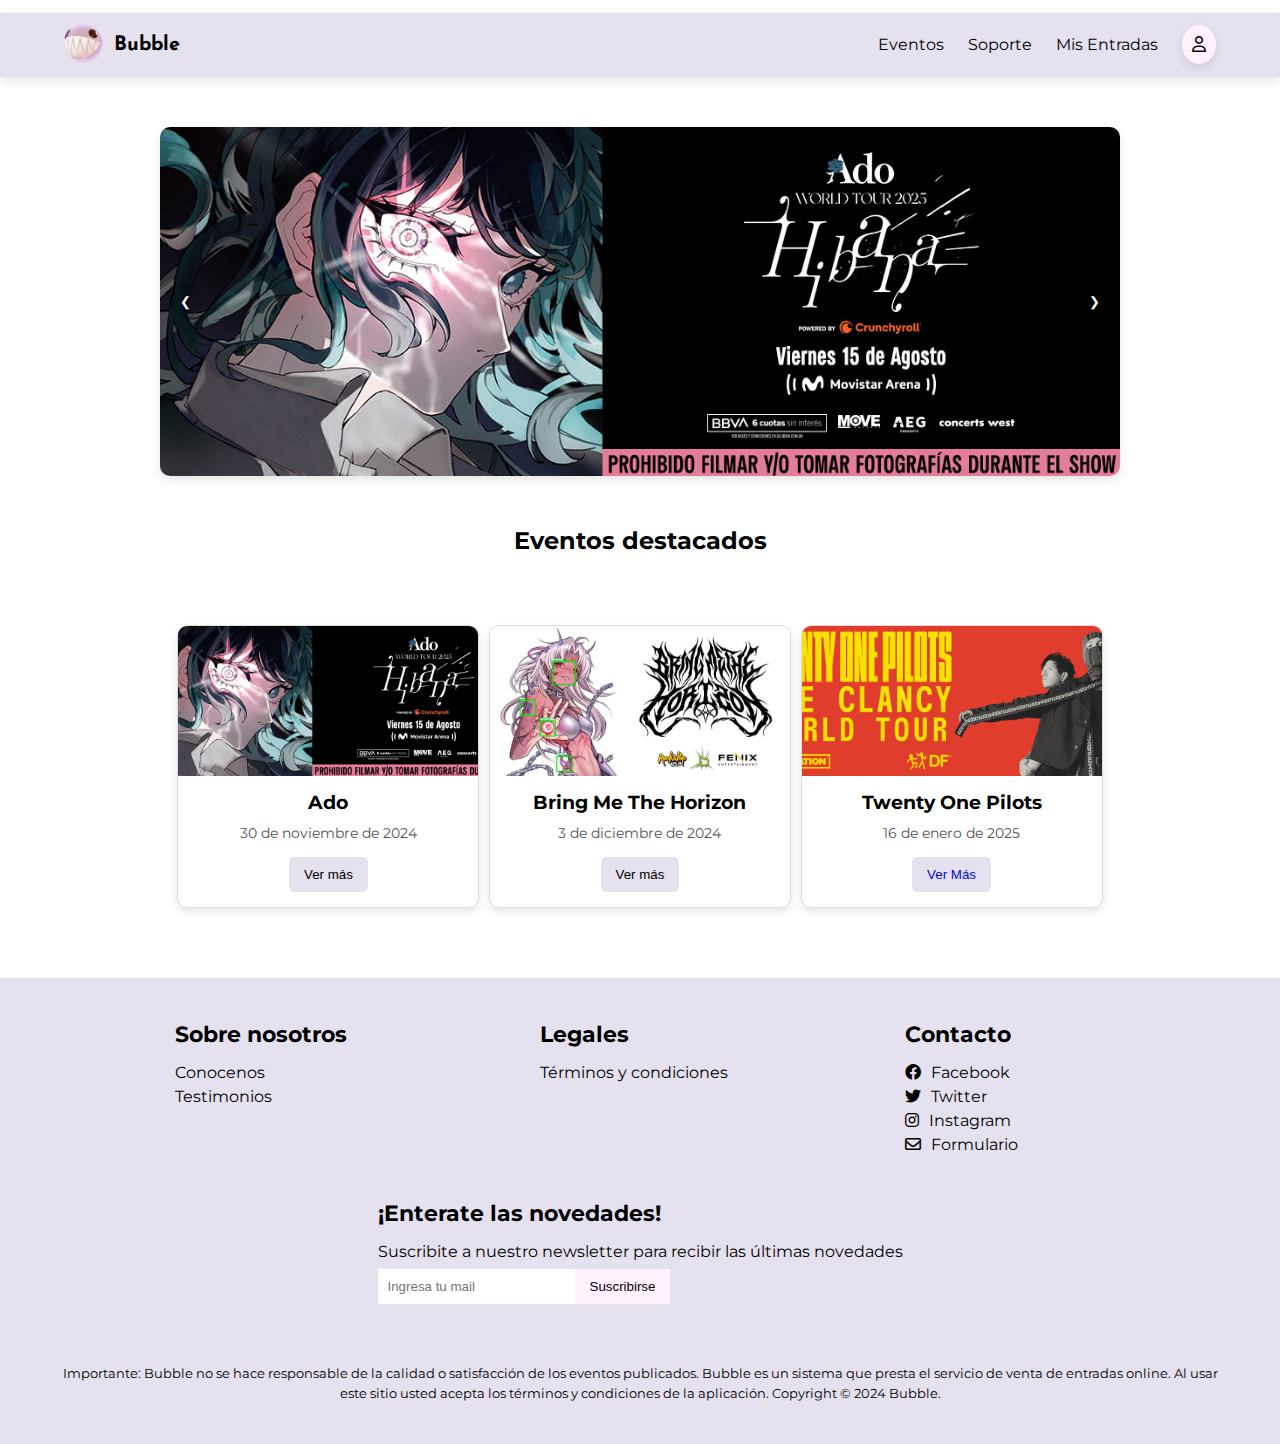
<file: index.html>
<!DOCTYPE html>
<html lang="es">
<head>
    <meta charset="UTF-8">
    <meta name="viewport" content="width=device-width, initial-scale=1.0">
    <title>Bubble</title>
    <link rel="stylesheet" href="styles.css">
    <link href="https://cdnjs.cloudflare.com/ajax/libs/font-awesome/6.0.0-beta3/css/all.min.css" rel="stylesheet">
    <link rel="preconnect" href="https://fonts.googleapis.com">
    <link rel="preconnect" href="https://fonts.gstatic.com" crossorigin>
    <link href="https://fonts.googleapis.com/css2?family=Josefin+Sans:ital,wght@0,100..700;1,100..700&display=swap" rel="stylesheet">
    <link href="https://fonts.googleapis.com/css2?family=Josefin+Sans:ital,wght@0,100..700;1,100..700&family=Montserrat:ital,wght@0,100..900;1,100..900&display=swap" rel="stylesheet">
</head>
<body>
  <nav class="navbar">
    <div class="navbar-left">
        <a href="index.html"><img src="logo.webp" alt="Logo" class="logo"></a>
        <span class="brand-text">Bubble</span>
    </div>
    <div class="navbar-right">
        <a href="#about">Eventos</a>
        <a href="#services">Soporte</a>
        <a href="#home">Mis Entradas</a>
        <a href="#contact" class="user-profile"><i class="fa-regular fa-user"></i></a>
    </div>
</nav>
    <header>

    </header>
    <main>
        <div class="carousel-container">
            <div class="carousel">
                <div class="carousel-item"><img src="29373_ADO_FileFotoFichaDesktop.jpg" alt="Imagen 1"></div>
                <div class="carousel-item"><a href="detalle1.html"><img src="TwentyOnePilots_1100x400.png" alt="Imagen 2"></a></div>
                <div class="carousel-item"><a><img src="C975D_BringMeTheHorizon_FileFotoFichaDesktop.jpg" alt="Imagen 3"></a></div>
            </div>
            <div class="carousel-controls">
                <button class="prev" onclick="moveSlide(-1)">&#10094;</button>
                <button class="next" onclick="moveSlide(1)">&#10095;</button>
            </div>
        </div>
        <h2 class="title-home">Eventos destacados</h2>

        <section class="cards-section">
            <div class="card">
              <img src="29373_ADO_FileFotoFichaDesktop.jpg" alt="Imagen 1">
              <h3>Ado</h3>
              <p>30 de noviembre de 2024</p>
              <button>Ver más</button>
            </div>
            <div class="card">
              <img src="C975D_BringMeTheHorizon_FileFotoFichaDesktop.jpg" alt="Imagen 2">
              <h3>Bring Me The Horizon</h3>
              <p>3 de diciembre de 2024</p>
              <button>Ver más</button>
            </div>
            <div class="card">
              <img src="TwentyOnePilots_1100x400.png" alt="Imagen 3">
              <h3>Twenty One Pilots</h3>
              <p>16 de enero de 2025</p>
              <button><a href="detalle1.html">Ver Más</a> </button>
            </div>
          </section>
    </main>

  <!-- Footer main -->
  <footer>
    <!-- Footer main -->
    <section class="ft-main">
      <div class="ft-main-item">
        <h2 class="ft-title">Sobre nosotros</h2>
        <ul>
          <li><a href="about.html">Conocenos</a></li>
          <li><a href="testimonios.html">Testimonios</a></li>
        </ul>
      </div>
      <div class="ft-main-item">
        <h2 class="ft-title">Legales</h2>
        <ul>
          <li><a href="#">Términos y condiciones</a></li>
        </ul>
      </div>
      <div class="ft-main-item">
        <h2 class="ft-title">Contacto</h2>
        <ul class="">
          <li><a href="#"><i class="contacto-redes fab fa-facebook"></i>Facebook</a></li>
          <li><a href="#"><i class="contacto-redes fab fa-twitter"></i>Twitter</a></li>
          <li><a href="#"><i class="contacto-redes fab fa-instagram"></i>Instagram</a></li>
          <li><a href="contacto.html"><i class="contacto-redes fa-regular fa-envelope"></i>Formulario</a></li>
        </ul>
      </div>
      <div class="ft-main-item">
        <h2 class="ft-title">¡Enterate las novedades!</h2>
        <p>Suscribite a nuestro newsletter para recibir las últimas novedades</p>
        <form>
          <input type="email" name="email" placeholder="Ingresa tu mail">
          <input type="submit" value="Suscribirse">
        </form>
      </div>
    </section>
  
    <!-- Footer social -->
    <section class="ft-social">
      <small>
        Importante: Bubble no se hace responsable de la calidad o satisfacción de los eventos publicados. Bubble es un sistema que presta el servicio de venta de entradas online. Al usar este sitio usted acepta los términos y condiciones de la aplicación. Copyright © 2024 Bubble.
      </small>
    </section>
    <!-- Footer legal -->
  </footer>
    <script src="script.js"></script>
</body>
    <script></script>
</html>
</file>
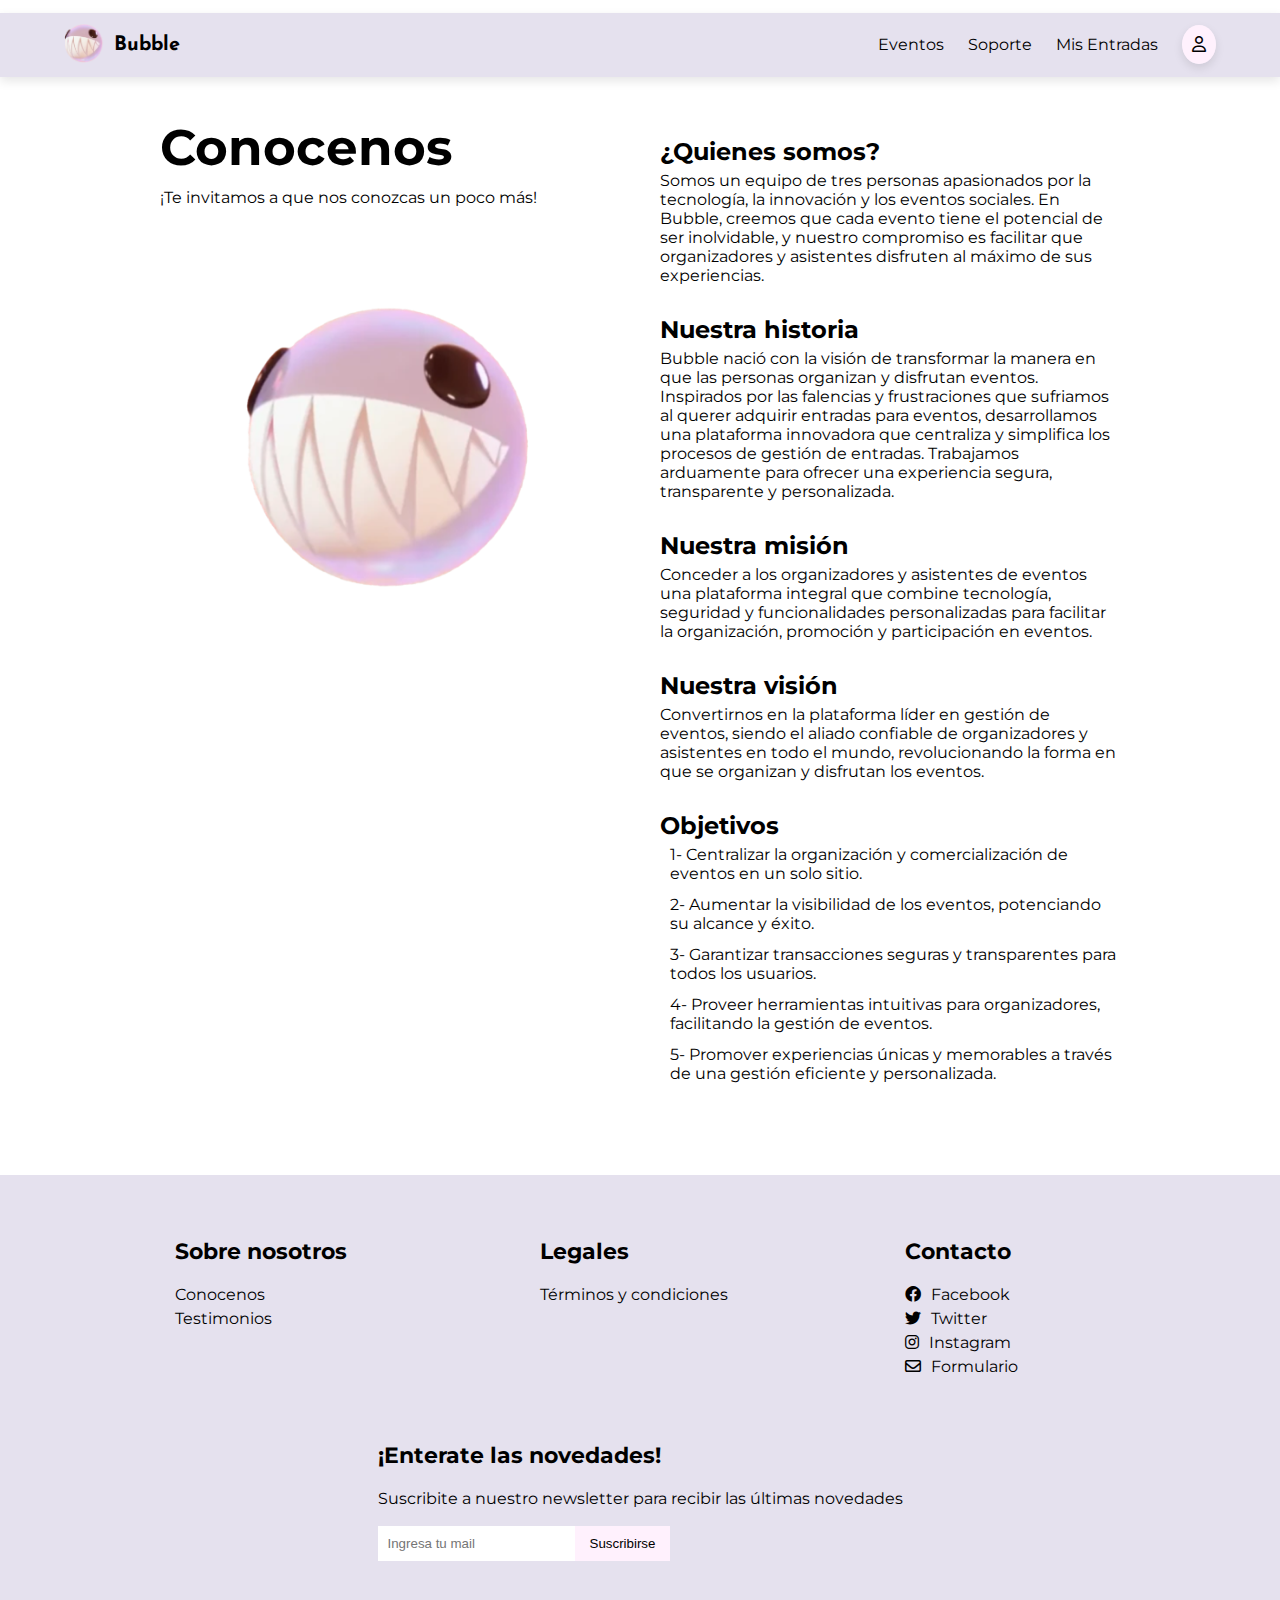
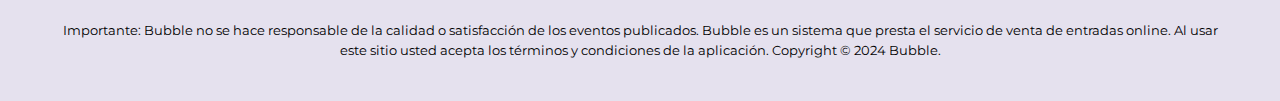
<file: about.html>
<!DOCTYPE html>
<html lang="es">
<head>
  <meta charset="UTF-8">
  <meta name="viewport" content="width=device-width, initial-scale=1.0">
  <title>Detalles del Evento</title>
  <link href="https://cdnjs.cloudflare.com/ajax/libs/font-awesome/6.0.0-beta3/css/all.min.css" rel="stylesheet">
  <link rel="stylesheet" href="eventoDetail.css">
  <link rel="stylesheet" href="styles.css">
  <link rel="stylesheet" href="about.css">
  <link rel="preconnect" href="https://fonts.googleapis.com">
  <link rel="preconnect" href="https://fonts.gstatic.com" crossorigin>
  <link href="https://fonts.googleapis.com/css2?family=Josefin+Sans:ital,wght@0,100..700;1,100..700&display=swap" rel="stylesheet">
  <link href="https://fonts.googleapis.com/css2?family=Josefin+Sans:ital,wght@0,100..700;1,100..700&family=Montserrat:ital,wght@0,100..900;1,100..900&display=swap" rel="stylesheet">
</head>
<body>
  <nav class="navbar">
    <div class="navbar-left">
        <a href="index.html"><img src="logo.webp" alt="Logo" class="logo"></a>
        <span class="brand-text">Bubble</span>
    </div>
    <div class="navbar-right">
        <a href="#about">Eventos</a>
        <a href="#services">Soporte</a>
        <a href="#home">Mis Entradas</a>
        <a href="#contact" class="user-profile"><i class="fa-regular fa-user"></i></a>
    </div>
</nav>
    </nav>
  <!-- Navbar -->
  <header>
  </header>
    <section class="contacto-main">
        <div class="contacto-left">
            <h1 class="title-contacto">Conocenos</h1>
            <p>¡Te invitamos a que nos conozcas un poco más!</p>
            <img src="logo.webp" alt="Logo" class="logo-about">

        </div>
        <div class="contacto-right">
            <h2>¿Quienes somos?</h2>
            <p>
                Somos un equipo de tres personas apasionados por la tecnología, la innovación y los eventos sociales. En Bubble, creemos que cada evento tiene el potencial de ser inolvidable, y nuestro compromiso es facilitar que organizadores y asistentes disfruten al máximo de sus experiencias.
            </p>
            <h2>Nuestra historia</h2>
            <p>
                Bubble nació con la visión de transformar la manera en que las personas organizan y disfrutan eventos. Inspirados por las falencias y frustraciones que sufriamos al querer adquirir entradas para eventos, desarrollamos una plataforma innovadora que centraliza y simplifica los procesos de gestión de entradas. Trabajamos arduamente para ofrecer una experiencia segura, transparente y personalizada.
            </p>
            <h2>Nuestra misión</h2>
            <p>
                Conceder a los organizadores y asistentes de eventos una plataforma integral que combine tecnología, seguridad y funcionalidades personalizadas para facilitar la organización, promoción y participación en eventos.
            </p>
            <h2>Nuestra visión</h2>
            <p>
                Convertirnos en la plataforma líder en gestión de eventos, siendo el aliado confiable de organizadores y asistentes en todo el mundo, revolucionando la forma en que se organizan y disfrutan los eventos.
            </p>
            <h2>Objetivos</h2>
            <ul class="objetivos">
                <li class="objetivo">1- Centralizar la organización y comercialización de eventos en un solo sitio.</li>
                <li class="objetivo">2- Aumentar la visibilidad de los eventos, potenciando su alcance y éxito.</li>
                <li class="objetivo">3- Garantizar transacciones seguras y transparentes para todos los usuarios.</li>
                <li class="objetivo">4- Proveer herramientas intuitivas para organizadores, facilitando la gestión de eventos.</li>
                <li class="objetivo">5- Promover experiencias únicas y memorables a través de una gestión eficiente y personalizada.</li>
            </ul>
        </div>
    </section>


  <!-- Footer main -->
  <footer>
    <!-- Footer main -->
    <section class="ft-main">
      <div class="ft-main-item">
        <h2 class="ft-title">Sobre nosotros</h2>
        <ul>
          <li><a href="about.html">Conocenos</a></li>
          <li><a href="testimonios.html">Testimonios</a></li>
        </ul>
      </div>
      <div class="ft-main-item">
        <h2 class="ft-title">Legales</h2>
        <ul>
          <li><a href="#">Términos y condiciones</a></li>
        </ul>
      </div>
      <div class="ft-main-item">
        <h2 class="ft-title">Contacto</h2>
        <ul class="">
          <li><a href="#"><i class="contacto-redes fab fa-facebook"></i>Facebook</a></li>
          <li><a href="#"><i class="contacto-redes fab fa-twitter"></i>Twitter</a></li>
          <li><a href="#"><i class="contacto-redes fab fa-instagram"></i>Instagram</a></li>
          <li><a href="contacto.html"><i class="contacto-redes fa-regular fa-envelope"></i>Formulario</a></li>
        </ul>
      </div>
      <div class="ft-main-item">
        <h2 class="ft-title">¡Enterate las novedades!</h2>
        <p>Suscribite a nuestro newsletter para recibir las últimas novedades</p>
        <form>
          <input type="email" name="email" placeholder="Ingresa tu mail">
          <input type="submit" value="Suscribirse">
        </form>
      </div>
    </section>
  
    <!-- Footer social -->
    <section class="ft-social">
      <small>
        Importante: Bubble no se hace responsable de la calidad o satisfacción de los eventos publicados. Bubble es un sistema que presta el servicio de venta de entradas online. Al usar este sitio usted acepta los términos y condiciones de la aplicación. Copyright © 2024 Bubble.
      </small>
    </section>
    <!-- Footer legal -->
  </footer>


  <script src="script.js"></script>
</body>
</html>
</file>
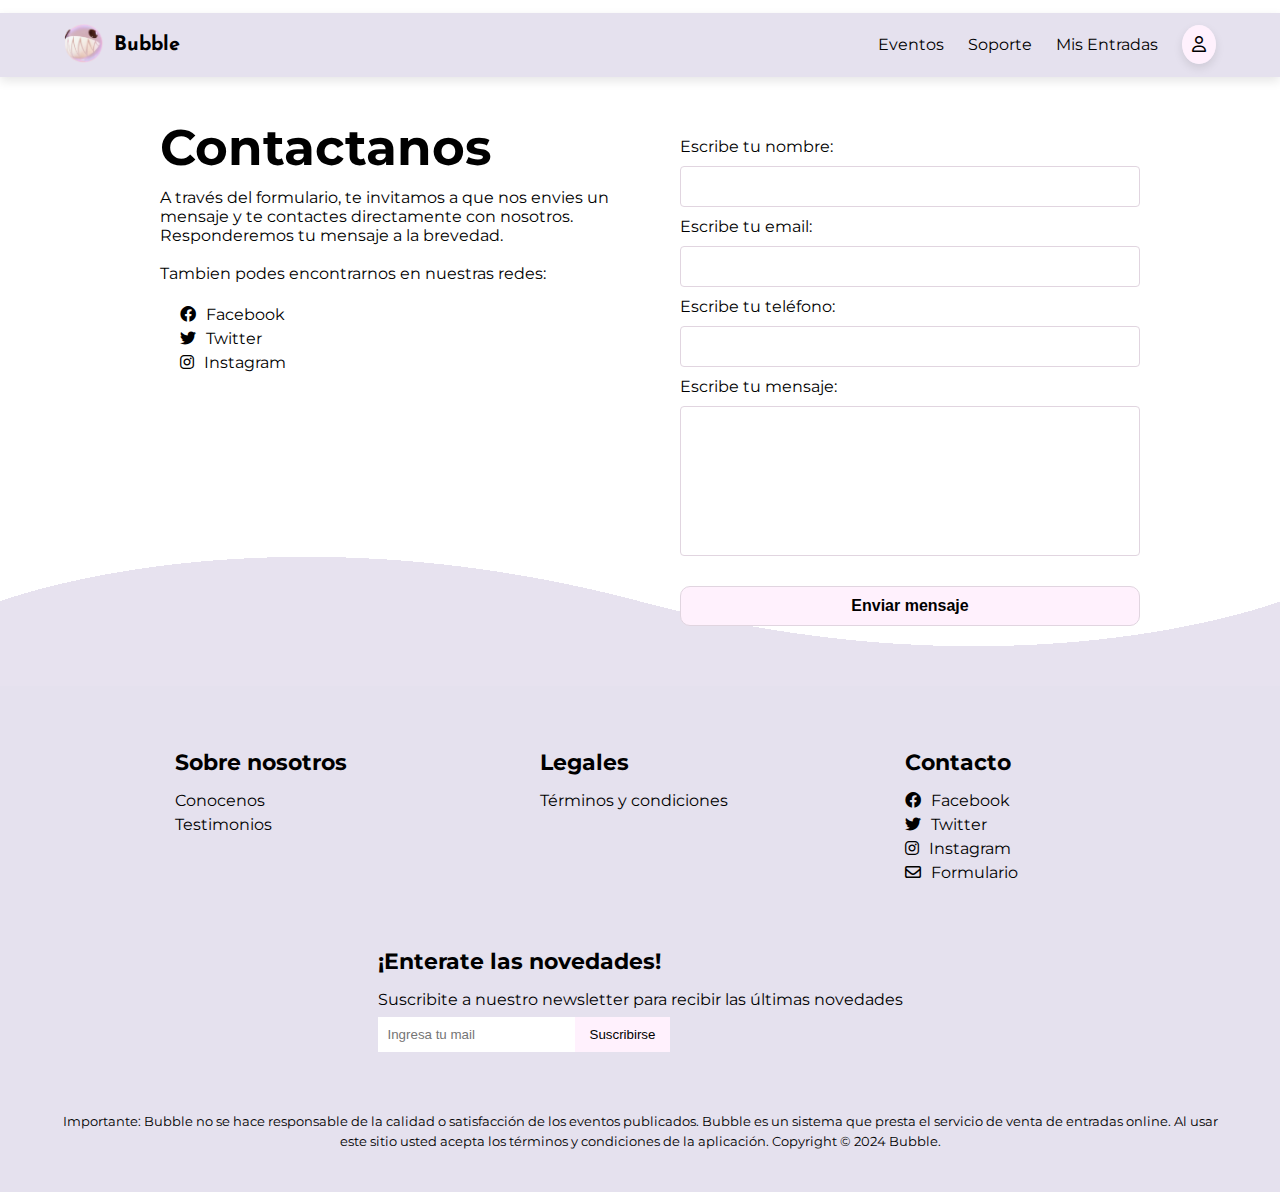
<file: contacto.html>
<!DOCTYPE html>
<html lang="es">
<head>
  <meta charset="UTF-8">
  <meta name="viewport" content="width=device-width, initial-scale=1.0">
  <title>Bubble</title>
  <link href="https://cdnjs.cloudflare.com/ajax/libs/font-awesome/6.0.0-beta3/css/all.min.css" rel="stylesheet">
  <link rel="stylesheet" href="eventoDetail.css">
  <link rel="stylesheet" href="styles.css">
  <link rel="stylesheet" href="contacto.css">
  <link rel="preconnect" href="https://fonts.googleapis.com">
  <link rel="preconnect" href="https://fonts.gstatic.com" crossorigin>
  <link href="https://fonts.googleapis.com/css2?family=Josefin+Sans:ital,wght@0,100..700;1,100..700&display=swap" rel="stylesheet">
  <link href="https://fonts.googleapis.com/css2?family=Josefin+Sans:ital,wght@0,100..700;1,100..700&family=Montserrat:ital,wght@0,100..900;1,100..900&display=swap" rel="stylesheet">
</head>
<body>
  <nav class="navbar">
    <div class="navbar-left">
        <a href="index.html"><img src="logo.webp" alt="Logo" class="logo"></a>
        <span class="brand-text">Bubble</span>
    </div>
    <div class="navbar-right">
        <a href="#about">Eventos</a>
        <a href="#services">Soporte</a>
        <a href="#home">Mis Entradas</a>
        <a href="#contact" class="user-profile"><i class="fa-regular fa-user"></i></a>
    </div>
</nav>
    </nav>
  <!-- Navbar -->
  <header>
  </header>
<div class="background-wave">
    <section class="contacto-main">
        <div class="contacto-left">
            <h1 class="title-contacto">Contactanos</h1>
            <p>A través del formulario, te invitamos a que nos envies un mensaje y te contactes directamente con nosotros. Responderemos tu mensaje a la brevedad.</p><br>
            <p>Tambien podes encontrarnos en nuestras redes:</p>
            <div>
            <ul class="redes">
                <li><a href="#"><i class="contacto-redes fab fa-facebook"></i>Facebook</a></li>
                <li><a href="#"><i class="contacto-redes fab fa-twitter"></i>Twitter</a></li>
                <li><a href="#"><i class="contacto-redes fab fa-instagram"></i>Instagram</a></li>
            </ul>
            </div>
        </div>
        <div class="contacto-right">
            <div class="form-container">
                <form action="#" method="POST">
                    <label for="name">Escribe tu nombre:</label>
                    <input type="text" id="name" name="name" required>
        
                    <label for="email">Escribe tu email:</label>
                    <input type="email" id="email" name="email" required>
        
                    <label for="phone">Escribe tu teléfono:</label>
                    <input type="tel" id="phone" name="phone" required>
        
                    <label for="message">Escribe tu mensaje:</label>
                    <textarea id="message" name="message" required></textarea>
        
                    <button type="submit">Enviar mensaje</button>
                </form>
            </div>
        </div>
    </section>
</div>


  <!-- Footer main -->
  <footer>
    <!-- Footer main -->
    <section class="ft-main">
      <div class="ft-main-item">
        <h2 class="ft-title">Sobre nosotros</h2>
        <ul>
          <li><a href="about.html">Conocenos</a></li>
          <li><a href="testimonios.html">Testimonios</a></li>
        </ul>
      </div>
      <div class="ft-main-item">
        <h2 class="ft-title">Legales</h2>
        <ul>
          <li><a href="#">Términos y condiciones</a></li>
        </ul>
      </div>
      <div class="ft-main-item">
        <h2 class="ft-title">Contacto</h2>
        <ul class="">
          <li><a href="#"><i class="contacto-redes fab fa-facebook"></i>Facebook</a></li>
          <li><a href="#"><i class="contacto-redes fab fa-twitter"></i>Twitter</a></li>
          <li><a href="#"><i class="contacto-redes fab fa-instagram"></i>Instagram</a></li>
          <li><a href="contacto.html"><i class="contacto-redes fa-regular fa-envelope"></i>Formulario</a></li>
        </ul>
      </div>
      <div class="ft-main-item">
        <h2 class="ft-title">¡Enterate las novedades!</h2>
        <p>Suscribite a nuestro newsletter para recibir las últimas novedades</p>
        <form>
          <input type="email" name="email" placeholder="Ingresa tu mail">
          <input type="submit" value="Suscribirse">
        </form>
      </div>
    </section>
  
    <!-- Footer social -->
    <section class="ft-social">
      <small>
        Importante: Bubble no se hace responsable de la calidad o satisfacción de los eventos publicados. Bubble es un sistema que presta el servicio de venta de entradas online. Al usar este sitio usted acepta los términos y condiciones de la aplicación. Copyright © 2024 Bubble.
      </small>
    </section>
    <!-- Footer legal -->
  </footer>


  <script src="script.js"></script>
</body>
</html>
</file>
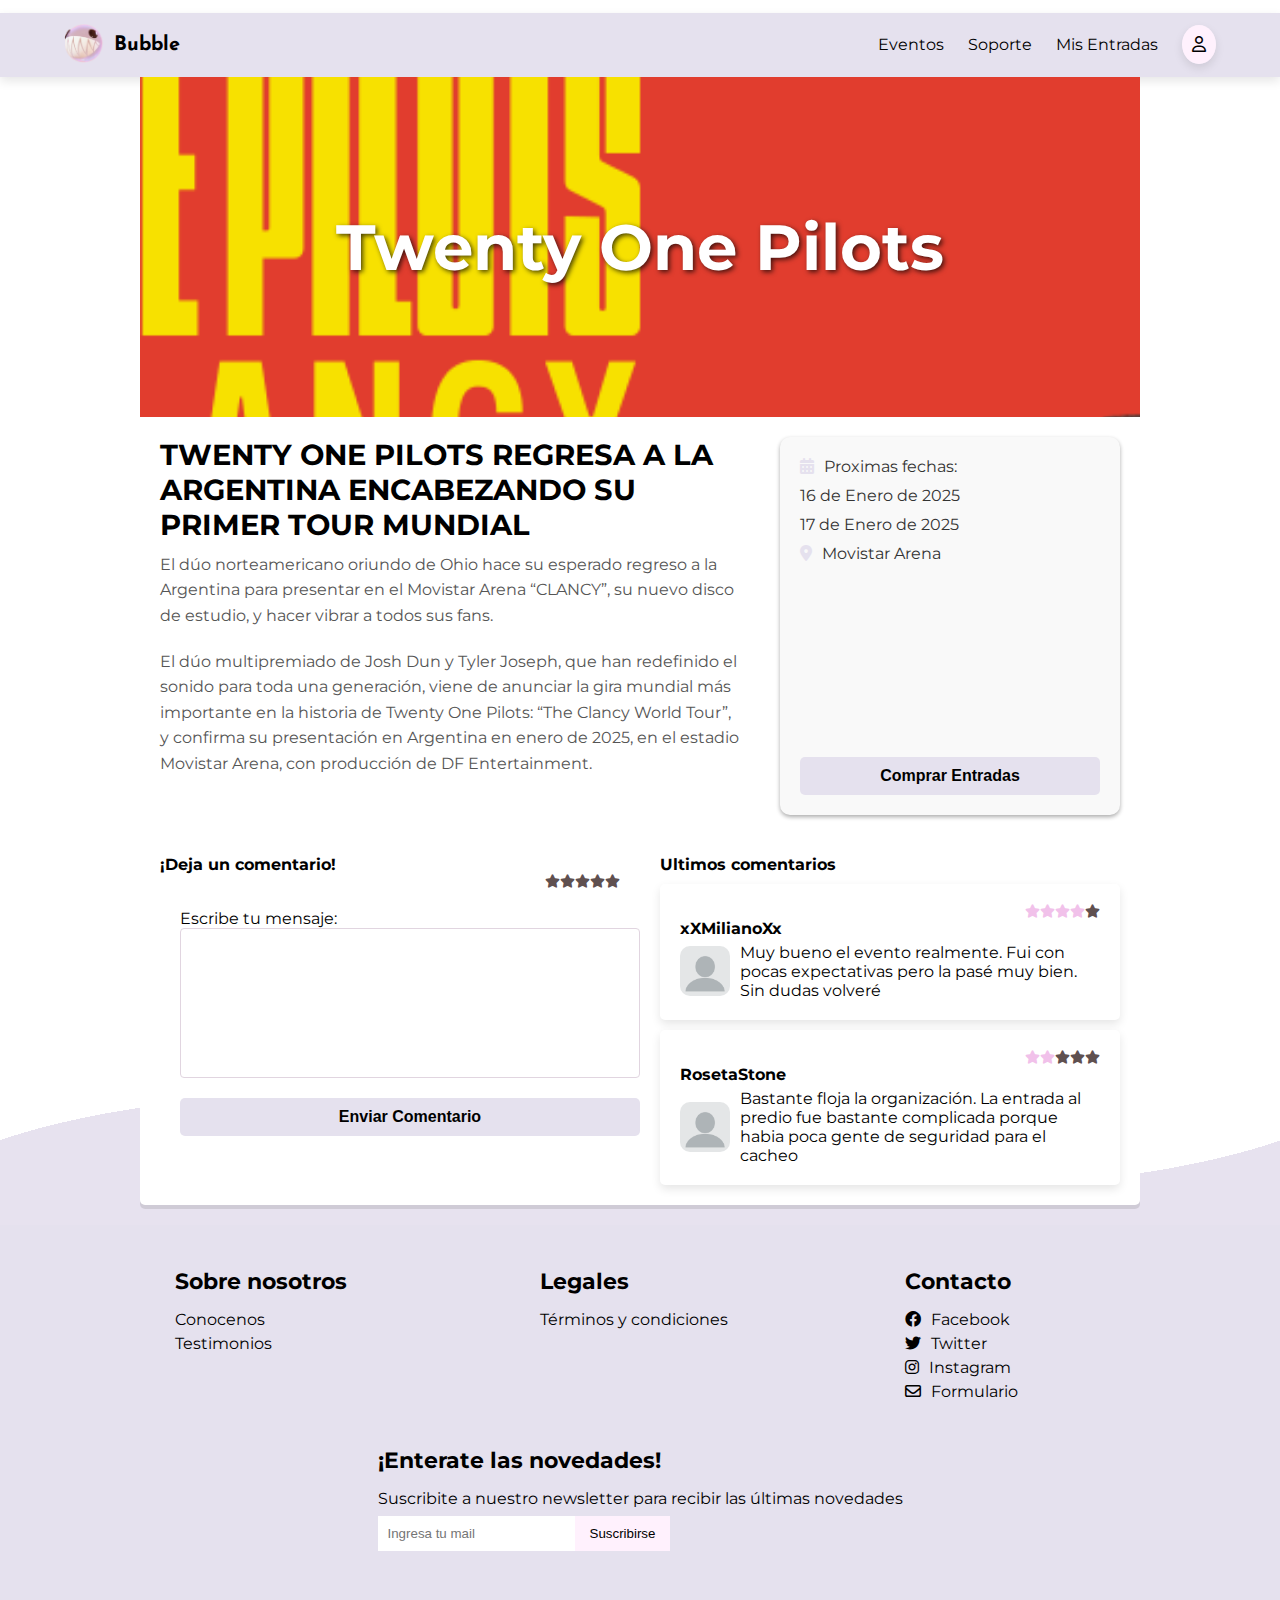
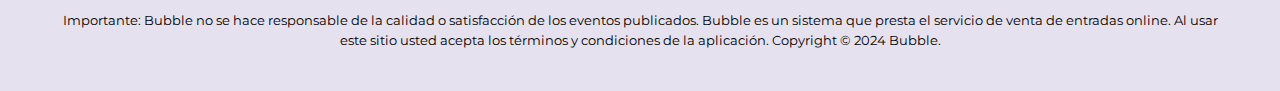
<file: detalle1.html>
<!DOCTYPE html>
<html lang="en">
<head>
  <meta charset="UTF-8">
  <meta name="viewport" content="width=device-width, initial-scale=1.0">
  <title>Detalles del Evento</title>
  <link href="https://cdnjs.cloudflare.com/ajax/libs/font-awesome/6.0.0-beta3/css/all.min.css" rel="stylesheet">
  <link rel="stylesheet" href="eventoDetail.css">
  <link rel="stylesheet" href="styles.css">
  <link rel="preconnect" href="https://fonts.googleapis.com">
  <link rel="preconnect" href="https://fonts.gstatic.com" crossorigin>
  <link href="https://fonts.googleapis.com/css2?family=Josefin+Sans:ital,wght@0,100..700;1,100..700&display=swap" rel="stylesheet">
  <link href="https://fonts.googleapis.com/css2?family=Josefin+Sans:ital,wght@0,100..700;1,100..700&family=Montserrat:ital,wght@0,100..900;1,100..900&display=swap" rel="stylesheet">
</head>
<body>
  <nav class="navbar">
    <div class="navbar-left">
        <a href="index.html"><img src="logo.webp" alt="Logo" class="logo"></a>
        <span class="brand-text">Bubble</span>
    </div>
    <div class="navbar-right">
        <a href="#about">Eventos</a>
        <a href="#services">Soporte</a>
        <a href="#home">Mis Entradas</a>
        <a href="#contact" class="user-profile"><i class="fa-regular fa-user"></i></a>
    </div>
</nav>
    </nav>
  <!-- Navbar -->
  <header>
  </header>
<div class="background-wave">
  <!-- Banner -->
  <div class="banner">
    <h1>Twenty One Pilots</h1>
  </div>

  <!-- Contenido -->
  <section class="event-details no-bottom">
    <div class="event-main">
      <h2>
        TWENTY ONE PILOTS REGRESA A LA ARGENTINA ENCABEZANDO SU PRIMER TOUR MUNDIAL
      </h2>
      <p>
        El dúo norteamericano oriundo de Ohio hace su esperado regreso a la Argentina para presentar en el Movistar Arena “CLANCY”, su nuevo disco de estudio, y hacer vibrar a todos sus fans.
      </p>
      <p>
        El dúo multipremiado de Josh Dun y Tyler Joseph, que han redefinido el sonido para toda una generación, viene de anunciar la gira mundial más importante en la historia de Twenty One Pilots: “The Clancy World Tour”, y confirma su presentación en Argentina en enero de 2025, en el estadio Movistar Arena, con producción de DF Entertainment. 
      </p>
    </div>
    <div class="event-info">
      <ul>
        <li><i class="fas fa-calendar-alt"></i>Proximas fechas: </li>
        <li>16 de Enero de 2025</li>
        <li>17 de Enero de 2025</li>
        <li><i class="fas fa-map-marker-alt"></i>Movistar Arena</li>
      </ul>
      <iframe src="https://www.google.com/maps/embed?pb=!1m18!1m12!1m3!1d3284.3828535994057!2d-58.45033102353135!3d-34.594479157011705!2m3!1f0!2f0!3f0!3m2!1i1024!2i768!4f13.1!3m3!1m2!1s0x95bcb5eb6fb40a93%3A0x1fcab11b62b55896!2sMovistar%20Arena!5e0!3m2!1ses!2sar!4v1732158422267!5m2!1ses!2sar"  style="border:0;" allowfullscreen="" loading="lazy" referrerpolicy="no-referrer-when-downgrade"></iframe>
      <button>Comprar Entradas</button>
    </div>
  </section>
  <section class="event-details comentarios">
    <div class="comentarios-left">
      <h4>¡Deja un comentario!</h4>
      <div class="valoracion">

        <!-- Estrella 1 -->
        <button>
            <i class="fas fa-star"></i>
        </button>
    
        <!-- Estrella 2 -->
        <button>
            <i class="fas fa-star"></i>
        </button>
    
        <!-- Estrella 3 -->
        <button>
            <i class="fas fa-star"></i>
        </button>
    
        <!-- Estrella 4 -->
        <button>
            <i class="fas fa-star"></i>
        </button>
    
        <!-- Estrella 5 -->
        <button>
            <i class="fas fa-star"></i>
        </button>
    
    </div>
    <div class="contacto-right">
      <div class="form-container">
          <form action="#" method="POST">
              <label for="message">Escribe tu mensaje:</label>
              <textarea id="message" name="message" required></textarea>
              <button type="submit">Enviar Comentario</button>
          </form>
      </div>
    </div>
    </div>
    <div class="comentarios-right">
      <h4>Ultimos comentarios</h4>
      <div class="comentario-border">
      <div class="valoracion-top">

        <!-- Estrella 1 -->
        <button>
            <i class="fas fa-star"></i>
        </button>
    
        <!-- Estrella 2 -->
        <button>
            <i class="fas fa-star activo"></i>
        </button>
    
        <!-- Estrella 3 -->
        <button>
            <i class="fas fa-star activo"></i>
        </button>
    
        <!-- Estrella 4 -->
        <button>
            <i class="fas fa-star activo"></i>
        </button>
    
        <!-- Estrella 5 -->
        <button>
            <i class="fas fa-star activo"></i>
        </button>
    
    </div>
    <p class="profile-name">xXMilianoXx</p>
    <div class="comentario-mostrar">
      <img src="profile.webp" alt="profile" class="profile-comment">
      <p class="comentario-p">
          Muy bueno el evento realmente. Fui con pocas expectativas pero la pasé muy bien. Sin dudas volveré
      </p>
    </div>
    </div>
    <div class="comentario-border">
      <div class="valoracion-top">

        <!-- Estrella 1 -->
        <button>
            <i class="fas fa-star"></i>
        </button>
    
        <!-- Estrella 2 -->
        <button>
            <i class="fas fa-star "></i>
        </button>
    
        <!-- Estrella 3 -->
        <button>
            <i class="fas fa-star "></i>
        </button>
    
        <!-- Estrella 4 -->
        <button>
            <i class="fas fa-star activo"></i>
        </button>
    
        <!-- Estrella 5 -->
        <button>
            <i class="fas fa-star activo"></i>
        </button>
    
    </div>
    <p class="profile-name">RosetaStone</p>
    <div class="comentario-mostrar">
      <img src="profile.webp" alt="profile" class="profile-comment">
      <p class="comentario-p">
          Bastante floja la organización. La entrada al predio fue bastante complicada porque habia poca gente de seguridad para el cacheo
      </p>
    </div>
    </div>
    </div>

  </section>
</div>


  <!-- Footer main -->
  <footer>
    <!-- Footer main -->
    <section class="ft-main">
      <div class="ft-main-item">
        <h2 class="ft-title">Sobre nosotros</h2>
        <ul>
          <li><a href="about.html">Conocenos</a></li>
          <li><a href="testimonios.html">Testimonios</a></li>
        </ul>
      </div>
      <div class="ft-main-item">
        <h2 class="ft-title">Legales</h2>
        <ul>
          <li><a href="#">Términos y condiciones</a></li>
        </ul>
      </div>
      <div class="ft-main-item">
        <h2 class="ft-title">Contacto</h2>
        <ul class="">
          <li><a href="#"><i class="contacto-redes fab fa-facebook"></i>Facebook</a></li>
          <li><a href="#"><i class="contacto-redes fab fa-twitter"></i>Twitter</a></li>
          <li><a href="#"><i class="contacto-redes fab fa-instagram"></i>Instagram</a></li>
          <li><a href="contacto.html"><i class="contacto-redes fa-regular fa-envelope"></i>Formulario</a></li>
        </ul>
      </div>
      <div class="ft-main-item">
        <h2 class="ft-title">¡Enterate las novedades!</h2>
        <p>Suscribite a nuestro newsletter para recibir las últimas novedades</p>
        <form>
          <input type="email" name="email" placeholder="Ingresa tu mail">
          <input type="submit" value="Suscribirse">
        </form>
      </div>
    </section>
  
    <!-- Footer social -->
    <section class="ft-social">
      <small>
        Importante: Bubble no se hace responsable de la calidad o satisfacción de los eventos publicados. Bubble es un sistema que presta el servicio de venta de entradas online. Al usar este sitio usted acepta los términos y condiciones de la aplicación. Copyright © 2024 Bubble.
      </small>
    </section>
    <!-- Footer legal -->
  </footer>


  <script src="script.js"></script>
</body>
</html>
</file>
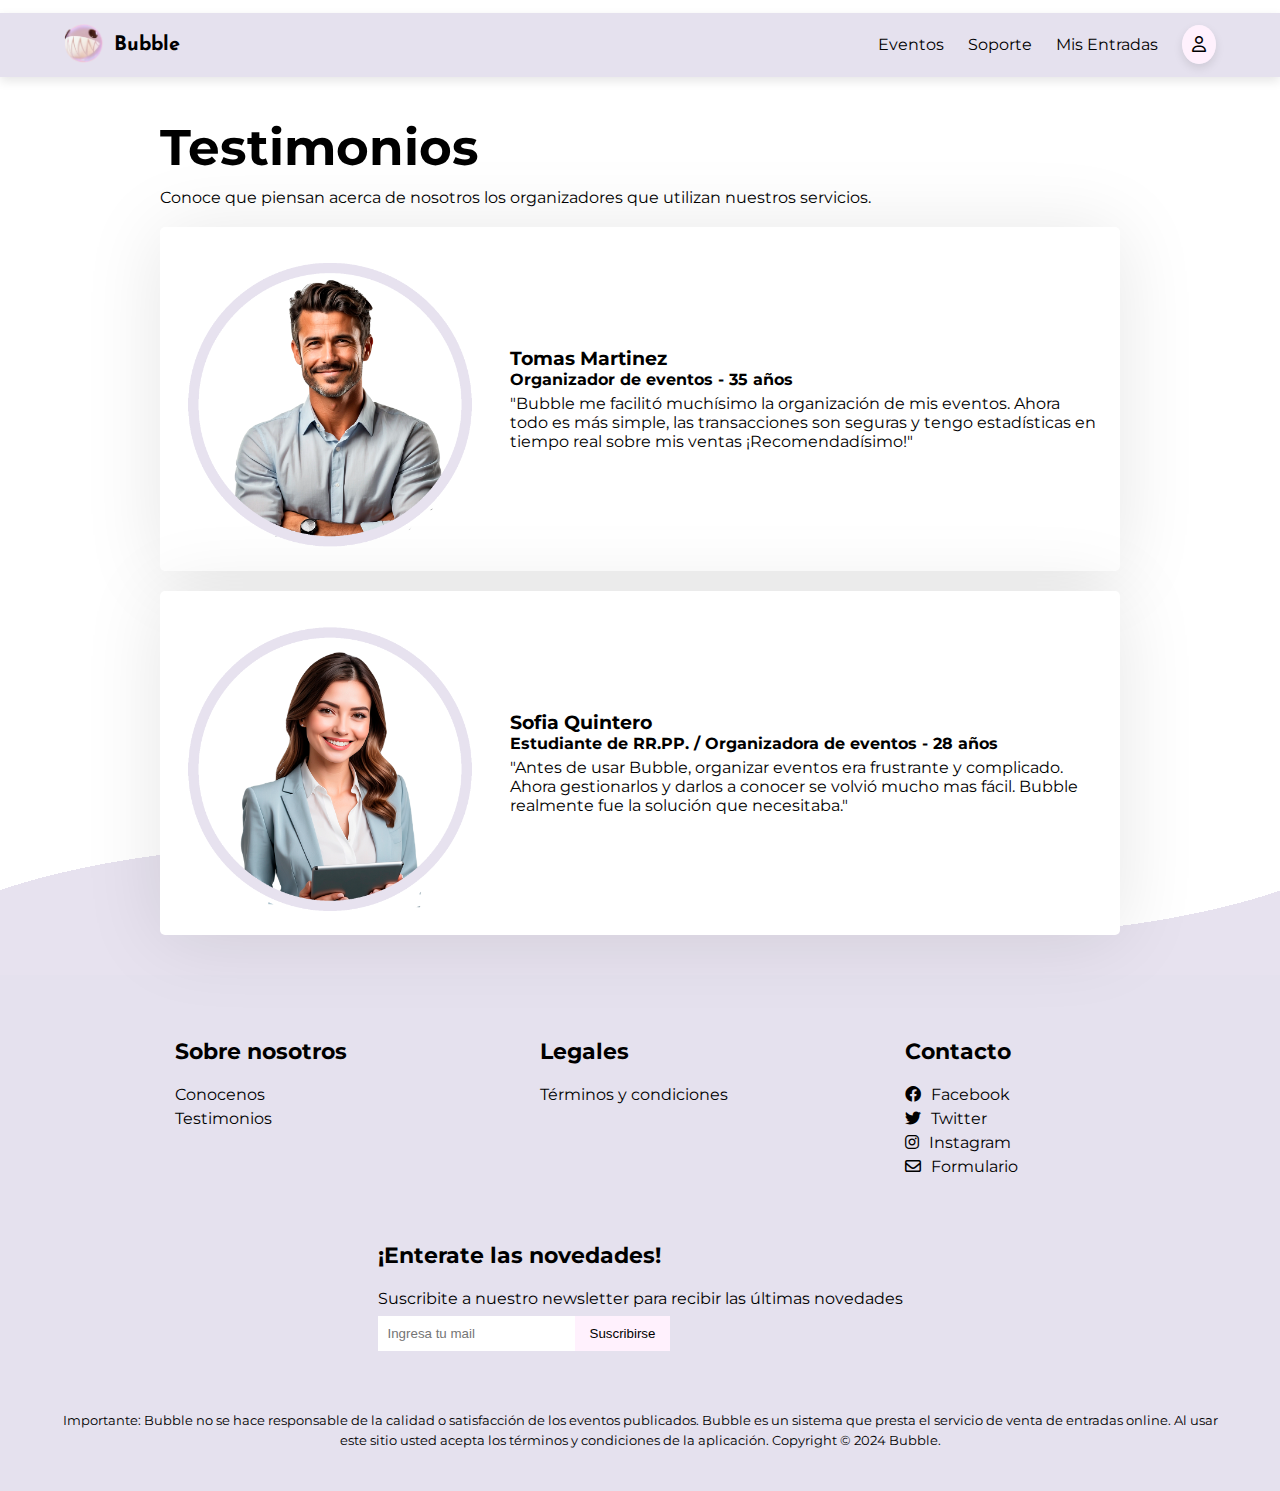
<file: testimonios.html>
<!DOCTYPE html>
<html lang="es">
<head>
  <meta charset="UTF-8">
  <meta name="viewport" content="width=device-width, initial-scale=1.0">
  <title>Detalles del Evento</title>
  <link href="https://cdnjs.cloudflare.com/ajax/libs/font-awesome/6.0.0-beta3/css/all.min.css" rel="stylesheet">
  <link rel="stylesheet" href="eventoDetail.css">
  <link rel="stylesheet" href="styles.css">
  <link rel="stylesheet" href="testimonios.css">
  <link rel="preconnect" href="https://fonts.googleapis.com">
  <link rel="preconnect" href="https://fonts.gstatic.com" crossorigin>
  <link href="https://fonts.googleapis.com/css2?family=Josefin+Sans:ital,wght@0,100..700;1,100..700&display=swap" rel="stylesheet">
  <link href="https://fonts.googleapis.com/css2?family=Josefin+Sans:ital,wght@0,100..700;1,100..700&family=Montserrat:ital,wght@0,100..900;1,100..900&display=swap" rel="stylesheet">
</head>
<body>
  <nav class="navbar">
    <div class="navbar-left">
        <a href="index.html"><img src="logo.webp" alt="Logo" class="logo"></a>
        <span class="brand-text">Bubble</span>
    </div>
    <div class="navbar-right">
        <a href="#about">Eventos</a>
        <a href="#services">Soporte</a>
        <a href="#home">Mis Entradas</a>
        <a href="#contact" class="user-profile"><i class="fa-regular fa-user"></i></a>
    </div>
</nav>
    </nav>
  <!-- Navbar -->
  <header>
  </header>
  <div class="background-wave">
    <section class="testimonios-container">
        <h1 class="title-testimonio">Testimonios</h1>
        <p>Conoce que piensan acerca de nosotros los organizadores que utilizan nuestros servicios.</p>
        <div class="card-testimonio">
            <div class="card-left">
                <img src="PersonaH.png" alt="Persona" class="Persona">
            </div>

            <div class="card-right">
                <div>
                <h3>Tomas Martinez</h3>
                <h4>Organizador de eventos - 35 años</h4>
                <p>
                    "Bubble me facilitó muchísimo la organización de mis eventos. Ahora todo es más simple, las transacciones son seguras y tengo estadísticas en tiempo real sobre mis ventas ¡Recomendadísimo!"
                </p>
                </div>
            </div>
        </div>

        <div class="card-testimonio">
            <div class="card-left">
                <img src="PersonaM.png" alt="Persona" class="Persona">
            </div>

            <div class="card-right">
                <div>
                <h3>Sofia Quintero</h3>
                <h4>Estudiante de RR.PP. / Organizadora de eventos - 28 años</h4>
                <p>
                    "Antes de usar Bubble, organizar eventos era frustrante y complicado. Ahora gestionarlos y darlos a conocer se volvió mucho mas fácil. Bubble realmente fue la solución que necesitaba."
                </p>
                </div>
            </div>
        </div>

    </section>
</div>

  <!-- Footer main -->
  <footer>
    <!-- Footer main -->
    <section class="ft-main">
      <div class="ft-main-item">
        <h2 class="ft-title">Sobre nosotros</h2>
        <ul>
          <li><a href="about.html">Conocenos</a></li>
          <li><a href="testimonios.html">Testimonios</a></li>
        </ul>
      </div>
      <div class="ft-main-item">
        <h2 class="ft-title">Legales</h2>
        <ul>
          <li><a href="#">Términos y condiciones</a></li>
        </ul>
      </div>
      <div class="ft-main-item">
        <h2 class="ft-title">Contacto</h2>
        <ul class="">
          <li><a href="#"><i class="contacto-redes fab fa-facebook"></i>Facebook</a></li>
          <li><a href="#"><i class="contacto-redes fab fa-twitter"></i>Twitter</a></li>
          <li><a href="#"><i class="contacto-redes fab fa-instagram"></i>Instagram</a></li>
          <li><a href="contacto.html"><i class="contacto-redes fa-regular fa-envelope"></i>Formulario</a></li>
        </ul>
      </div>
      <div class="ft-main-item">
        <h2 class="ft-title">¡Enterate las novedades!</h2>
        <p>Suscribite a nuestro newsletter para recibir las últimas novedades</p>
        <form>
          <input type="email" name="email" placeholder="Ingresa tu mail">
          <input type="submit" value="Suscribirse">
        </form>
      </div>
    </section>
  
    <!-- Footer social -->
    <section class="ft-social">
      <small>
        Importante: Bubble no se hace responsable de la calidad o satisfacción de los eventos publicados. Bubble es un sistema que presta el servicio de venta de entradas online. Al usar este sitio usted acepta los términos y condiciones de la aplicación. Copyright © 2024 Bubble.
      </small>
    </section>
    <!-- Footer legal -->
  </footer>


  <script src="script.js"></script>
</body>
</html>
</file>
<file: styles.css>
* {
  padding: 0;
  margin: 0;
}

body {
    margin: 0;
    font-family: "Montserrat", sans-serif;
    background-color: white;
  }

  h1{
  font-family: "Montserrat", sans-serif;
  }
  .title-home {
    position: relative;
    width: 100%;
    text-align: center;
  }
  
  .navbar {
    font-family: "Montserrat", sans-serif;
    display: flex;
    justify-content: space-between;
    align-items: center;
    background-color: #e5e1ee;
    padding: 10px 20px;
    margin-top: 1%;
    padding-left: 5%;
    padding-right: 5%;
    box-shadow: 0 4px 10px rgba(0, 0, 0, 0.1);
  }
  
  .navbar-left {
    font-family: "Josefin Sans", sans-serif !important;
    display: flex;
    align-items: center;
  }
  

.logo {
    width: 40px;
    height: 40px;
    margin-right: 10px;
  }

  .user-profile {
    background-color: #fff1fd;
    padding: 10px;
    border-radius: 50%;
    box-shadow: 0 4px 10px rgba(0, 0, 0, 0.1);
  }
  
  .brand-text {
    font-size: 20px;
    font-weight: bold;
  }
  
  .navbar-right a {
    color: black;
    text-decoration: none;
    margin-left: 20px;
    font-size: 16px;
  }
  
  .navbar-right a:hover {
    text-decoration: underline;
  }


  .carousel-container {
    position: relative;
    width: 100%;
    max-width: 75%;
    margin: 50px auto; /* Centra el carrusel horizontalmente */
    overflow: hidden;
    border-radius: 10px;
    box-shadow: 0 4px 10px rgba(0, 0, 0, 0.1);
    background-color: #fff; /* Fondo blanco para el carrusel */
  }
  
  .carousel {
    display: flex;
    transition: transform 0.5s ease-in-out;
  }
  
  .carousel-item {
    min-width: 100%;
    box-sizing: border-box;
  }
  
  .carousel-item img {
    width: 100%;
    height: auto;
    display: block;
  }
  
  .prev, .next {
    position: absolute;
    top: 50%;
    transform: translateY(-50%);
    background-color: rgba(0, 0, 0, 0.13);
    color: white;
    border: black;
    border-color: white;
    padding: 10px;
    cursor: pointer;
    z-index: 10;
    border-radius: 75%;
  }
  
  .prev:hover, .next:hover {
    background-color: rgba(0, 0, 0, 0.8);
  }
  
  .prev {
    left: 10px;
  }
  
  .next {
    right: 10px;
  }


  /* Cards */
.cards-section {
  margin: 50px auto; /* Centra el carrusel horizontalmente */
  display: flex;
  flex-wrap: wrap;
  gap: 1%;
  justify-content: center;
  padding: 20px;
  background-color: white;
  width: 100%;
  max-width: 75%;
}

.card {
  background-color: #fff;
  border: 1px solid #ddd;
  border-radius: 10px;
  box-shadow: 0 4px 8px rgba(0, 0, 0, 0.1);
  width: calc(33.33% - 20px);
  text-align: center;
  overflow: hidden;
}

.card img {
  width: 100%;
  height: 150px;
  object-fit: cover;
}

.card h3 {
  font-size: 1.2em;
  margin: 10px 0;
}

.card p {
  font-size: 0.9em;
  padding: 0 10px;
  color: #555;
}

.card button {
  background-color: #e5e1ee;
  color: black;
  border: none;
  padding: 10px 15px;
  margin: 15px 0;
  border-radius: 5px;
  cursor: pointer;
}

.card button:hover {
  background-color: #fff1fd;
  color: black;
}

.card button a {
  text-decoration: none;
}

/* Responsividad */
@media (max-width: 768px) {
  .card {
    width: calc(50% - 20px);
  }
}

@media (max-width: 480px) {
  .card {
    width: 100%;
  }
}

.position-content {
  position: relative;
}



/* Footer */ 
footer {
  font-family: "Montserrat", sans-serif;
  background-color: #e5e1ee;
  line-height: 1.5;
}
footer a {
  text-decoration: none;
  color: black;
}

ul {
  list-style: none;
}
a:hover {
  text-decoration: underline;
}
.ft-title {
  color: black;
  font-size: 1.375rem;
  padding-bottom: 0.625rem;
}
/* Sticks footer to bottom */
body {
  display: flex;
  min-height: 100vh;
  flex-direction: column;
}
.container {
  flex: 1;
}
/* Footer main */
.ft-main {
  padding: 1.25rem 1.875rem;
  display: flex;
  flex-wrap: wrap;
}
@media only screen and (min-width: 29.8125rem /* 477px */) {
  .ft-main {
    justify-content: space-evenly;
  }
}
@media only screen and (min-width: 77.5rem /* 1240px */) {
  .ft-main {
    justify-content: space-evenly;
  }
}
.ft-main-item {
  padding: 1.25rem;
  min-width: 12.5rem;
}

/* Footer main | Newsletter form */
form {
  display: flex;
  flex-wrap: wrap;
}
input[type="email"] {
  border: 0;
  padding: 0.625rem;
  margin-top: 0.3125rem;
}
input[type="submit"] {
  background-color: #fff1fd;
  color: black;
  cursor: pointer;
  border: 0;
  padding: 0.625rem 0.9375rem;
  margin-top: 0.3125rem;
}
/* Footer social */
.ft-social {
  padding: 0 1.875rem 1.25rem;
}

.contacto-redes{
  margin-right: 10px;
}

small {
  padding: 1.25rem 1.875rem;
  text-align: center;
  display: flex;
  flex-wrap: wrap;
}


/* Footer legal */
.ft-legal {
  padding: 0.9375rem 1.875rem;
  background-color: #333;
}

.ft-social-list li a i {
  color: black;
}
</file>
<file: eventoDetail.css>
body{
      margin: 0;
      background-color: #f4f4f4; /* Color de respaldo en caso de que el PNG no cargue */
  }
  /* Banner con efecto Parallax */
  .banner {
    width: 100%;
    height: 300px;
    max-width: 75%;
    padding: 20px;
    margin-left: auto;
    margin-right: auto;
    background-image: url('TwentyOnePilots_1100x400.png'); /* Cambia 'banner.jpg' por tu imagen */
    background-attachment: fixed; /* Efecto Parallax */
    background-position: center;
    background-repeat: no-repeat;
    background-size: cover;
    display: flex;
    justify-content: center;
    align-items: center;
    color: #fff;
    text-shadow: 2px 2px 5px rgba(0, 0, 0, 0.7);
    font-size: 2em;
    font-weight: bold;
    text-align: center;
  }
  
 /* Sección de Detalles del Evento */
.event-details {
    font-family: "Montserrat", sans-serif;
    position: relative;
    z-index: 1; /* Asegurarse de que se sitúe sobre el fondo */
    display: flex;
    flex-wrap: wrap; /* Asegura que sea responsivo */
    gap: 20px;
    padding: 20px;
    max-width: 75%;
    margin: 20px auto;
    margin-top: 0 !important;
    background-color: #fff;
  }

  .no-bottom{
    margin-bottom: 0 !important;
    border-radius: 0px !important;
  }

  .comentarios{
    border-radius: 0px 0px 5px 5px;
    box-shadow:  0px 4px 0px rgba(0, 0, 0, 0.1);
    gap: 20px;
  }
  
  /* Contenido Principal (2/3 de la pantalla) */
  .event-main {
    flex: 2;
    padding-right: 20px;
  }
  
  .event-main h2 {
    font-size: 1.8em;
    margin-bottom: 10px;
  }
  
  .event-main p {
    font-size: 1em;
    margin-bottom: 20px;
    color: #555;
    line-height: 1.6;
  }
  
  /* Información Adicional (1/3 de la pantalla) */
  .event-info {
    flex: 1;
    background-color: #f9f9f9;
    padding: 20px;
    border-radius: 10px;
    text-align: left;
    box-shadow: 0 2px 4px rgba(0, 0, 0, 0.329);
  }
  
  .event-info ul {
    list-style: none;
    padding: 0;
    padding-bottom: 10px;
  }
  
  .event-info ul li {
    margin-bottom: 10px;
    font-size: 1em;
    color: #333;
    display: flex;
    align-items: center;
  }
  
  .event-info ul li i {
    color: #e5e1ee;
    margin-right: 10px;
  }
  
  .event-info button {
    background-color:#e5e1ee;
    color: black;
    font-weight: bold;
    border: none;
    padding: 10px 15px;
    border-radius: 5px;
    cursor: pointer;
    font-size: 1em;
    margin-top: 20px;
    width: 100%;
  }
  
  .event-info button:hover {
    background-color: #f1c1ea;
  }
  
  /* Responsividad */
  @media (max-width: 768px) {
    .event-details {
      flex-direction: column;
    }
  
    .event-main {
      padding-right: 0;
    }
  
    .event-info {
      text-align: center;
    }
  }

  .background-wave{
      background-image: url('wave2.png'); /* Ruta de tu imagen */
      background-repeat: no-repeat; /* No repetir la ola */
      background-position: bottom center; /* Ubicar la ola al fondo, centrada horizontalmente */
      background-size: 100%; /* Ajustar el tamaño del fondo para cubrir todo el ancho */
  }



  /* Estrellas */
  :root {
    --color-inactivo: #5f5050;
    --color-hover: #ffa400;
}
.valoracion {
    display: flex;
    flex-direction: row-reverse;
}
.valoracion button {
    background-color: initial;
    border: 0;
    color: var(--color-inactivo);
    transition: 1s all;
}
.valoracion button:hover {
    cursor: pointer;
    color: var(--color-hover);
    transform: rotate(360deg);
}
button:nth-child(1):hover ~ button {
    color: var(--color-hover);
    transform: rotate(360deg);
}
button:nth-child(2):hover ~ button {
    color: var(--color-hover);
    transform: rotate(360deg);
}
button:nth-child(3):hover ~ button {
    color: var(--color-hover);
    transform: rotate(360deg);
}
button:nth-child(4):hover ~ button {
    color: var(--color-hover);
    transform: rotate(360deg);
}
button:nth-child(5):hover ~ button {
    color: var(--color-hover);
    transform: rotate(360deg);
}

.activo{
    color:#f1c1ea  !important ;
}

.valoracion-top button{
  background-color: initial;
    border: 0;
    color: var(--color-inactivo);
}

.valoracion-top{
  display: flex;
  flex-direction: row-reverse;
}

.form-container{
    width: 100%;
    padding: 20px;
}

.form-container input, 
.form-container textarea {
    width: 100%;
    border: 1px solid #e1d5e0;
    border-radius: 4px;
    box-sizing: border-box;
}

.form-container textarea {
    height: 150px;
    resize: none;
}

.form-container button {
  background-color:#e5e1ee;
  color: black;
  font-weight: bold;
  border: none;
  padding: 10px 15px;
  border-radius: 5px;
  cursor: pointer;
  font-size: 1em;
  margin-top: 20px;
  width: 100%;
}
.form-container button:hover {
  background-color: #f1c1ea;
}

h4{
  width: 100%;
}

.comentario-border{
  background-color: #fff;
  border-radius: 5px;
  box-shadow: 0 4px 10px rgba(0, 0, 0, 0.1);
  padding: 20px;
  margin-top: 10px;
}

.comentarios-left{
  flex:2;
  padding-right: 20px;
}

.comentarios-right{
  flex: 2;
}

.comentario-mostrar{
  flex: 2;
  display: flex;
  align-items: center;
  justify-content: center;
}

.comentario-p{
  padding-left: 10px;
}

.profile-comment{
  height: 50px;
  border-radius: 10px;
}

.profile-name{
  padding-bottom: 5px;
  font-weight: bold;
}

/*

  :root {
    --color-inactivo: #5f5050;
    --color-hover: #ffa400;
}
.valoracion {
    display: flex;
    flex-direction: row-reverse;
}
.valoracion button {
    background-color: initial;
    border: 0;
    color: var(--color-inactivo);
    transition: 1s all;
}
.valoracion button:hover {
    cursor: pointer;
    color: var(--color-hover);
    transform: rotate(360deg);
}
button:nth-child(1):hover ~ button {
    color: var(--color-hover);
    transform: rotate(360deg);
}
button:nth-child(2):hover ~ button {
    color: var(--color-hover);
    transform: rotate(360deg);
}
button:nth-child(3):hover ~ button {
    color: var(--color-hover);
    transform: rotate(360deg);
}
button:nth-child(4):hover ~ button {
    color: var(--color-hover);
    transform: rotate(360deg);
}
button:nth-child(5):hover ~ button {
    color: var(--color-hover);
    transform: rotate(360deg);
}

*/
</file>
<file: about.css>
.contacto-main {
  font-family: "Montserrat", sans-serif;
  position: relative;
  z-index: 1; /* Asegurarse de que se sitúe sobre el fondo */
  display: flex;
  flex-wrap: wrap; /* Asegura que sea responsivo */
  gap: 20px;
  padding: 20px;
  max-width: 75%;
  margin: 20px auto;
  margin-top: 20px !important;
}

.title-contacto {
  font-size: 50px;
  position: relative;
  width: 100%;
  margin-bottom: 10px;
}

h2{
  padding-top: 1.25rem;
  margin-bottom: 5px;
}

.contacto-left{
  flex: 2;
  height: 100%;
  padding-right: 20px;
  display: flex;
  flex-direction: column; /* Asegura que los elementos se coloquen uno debajo del otro */
  align-items: center; /* Centra horizontalmente */
}

.contacto-left p {
  width: 100%;
  margin-bottom: 20%;
}

.contacto-right{
  flex: 2;
  text-align: left;
}

p {
  margin-bottom: 10px;
}

ul .objetivo{
  margin-bottom: 12px;
  margin-left: 10px;
}

.objetivos{
  padding-bottom: 40px;
}

.contacto-main .contacto-left .logo-about{
  max-width: 300px; /* Ajusta el tamaño si es necesario */
  height: auto;
}
</file>
<file: contacto.css>
.contacto-main {
    font-family: "Montserrat", sans-serif;
    position: relative;
    z-index: 1; /* Asegurarse de que se sitúe sobre el fondo */
    display: flex;
    flex-wrap: wrap; /* Asegura que sea responsivo */
    gap: 20px;
    padding: 20px;
    max-width: 75%;
    margin: 20px auto;
    margin-top: 20px !important;
}

h1{
    font-family: "Montserrat", sans-serif;
    }

.title-contacto {
    font-size: 50px;
    position: relative;
    width: 100%;
    margin-bottom: 10px;
}

h2{
    padding-top: 1.25rem;
}

.contacto-left{
    flex: 2;
    padding-right: 20px;
}

.redes{
    padding: 1.25rem;
    min-width: 12.5rem;
    font-family: "Montserrat", sans-serif;
    line-height: 1.5;
    list-style: none;
}

.redes a{
    text-decoration: none;
    color: black;
}

.redes a:hover{
    text-decoration: underline;
}

.contacto-right{
    flex: 2;
    text-align: center;
}

.form-container {
    width: 100%;
    padding: 20px;
}

.form-container input, 
.form-container textarea {
    width: 100%;
    padding: 12px;
    margin: 10px 0;
    border: 1px solid #e1d5e0;
    border-radius: 4px;
    box-sizing: border-box;
}

.form-container textarea {
    height: 150px;
    resize: none;
}

.form-container button {
    width: 100%;
    padding: 12px;
    background-color:#fff1fd;
    color: black;
    padding: 10px 15px;
    border-radius: 5px;
    font-size: 1em;
    border: 1px solid #e1d5e0;
    border-radius: 10px;
    font-size: 16px;
    cursor: pointer;
}

.form-container button:hover {
    background-color: #f1c1ea;
}
</file>
<file: testimonios.css>
.testimonios-container{
    max-width: 75%;
    position: relative;
    z-index: 1; /* Asegurarse de que se sitúe sobre el fondo */
    gap: 20px;
    padding: 20px;
    margin: 20px auto;
}
    .title-testimonio {
    font-size: 50px;
    position: relative;
    width: 100%;
    margin-bottom: 10px;
  }
  
  h2{
    padding-top: 1.25rem;
    margin-bottom: 5px;
  }
  h4{
    margin-bottom: 5px;
  }
  



  .card-testimonio{
    font-family: "Montserrat", sans-serif;
    padding: 20px;
    z-index: 1; /* Asegurarse de que se sitúe sobre el fondo */
    display: flex;
    flex-wrap: wrap; /* Asegura que sea responsivo */
    margin-top: 20px !important;
    background-color: #fff;
    border-radius: 5px;
    box-shadow:  0px 4px 80px rgba(0, 0, 0, 0.1);
  }
  
  .card-left{
    align-items: center;
    text-align: center;
    flex: 1;
    padding-right: 20px;
  }
  
  .card-right{
    flex: 2;
    display: flex;
  align-items: center;
  justify-content: center;
  }

  .Persona{
    width: 300px;
    height: 300px;
    margin-right: 10px;
  }
</file>
